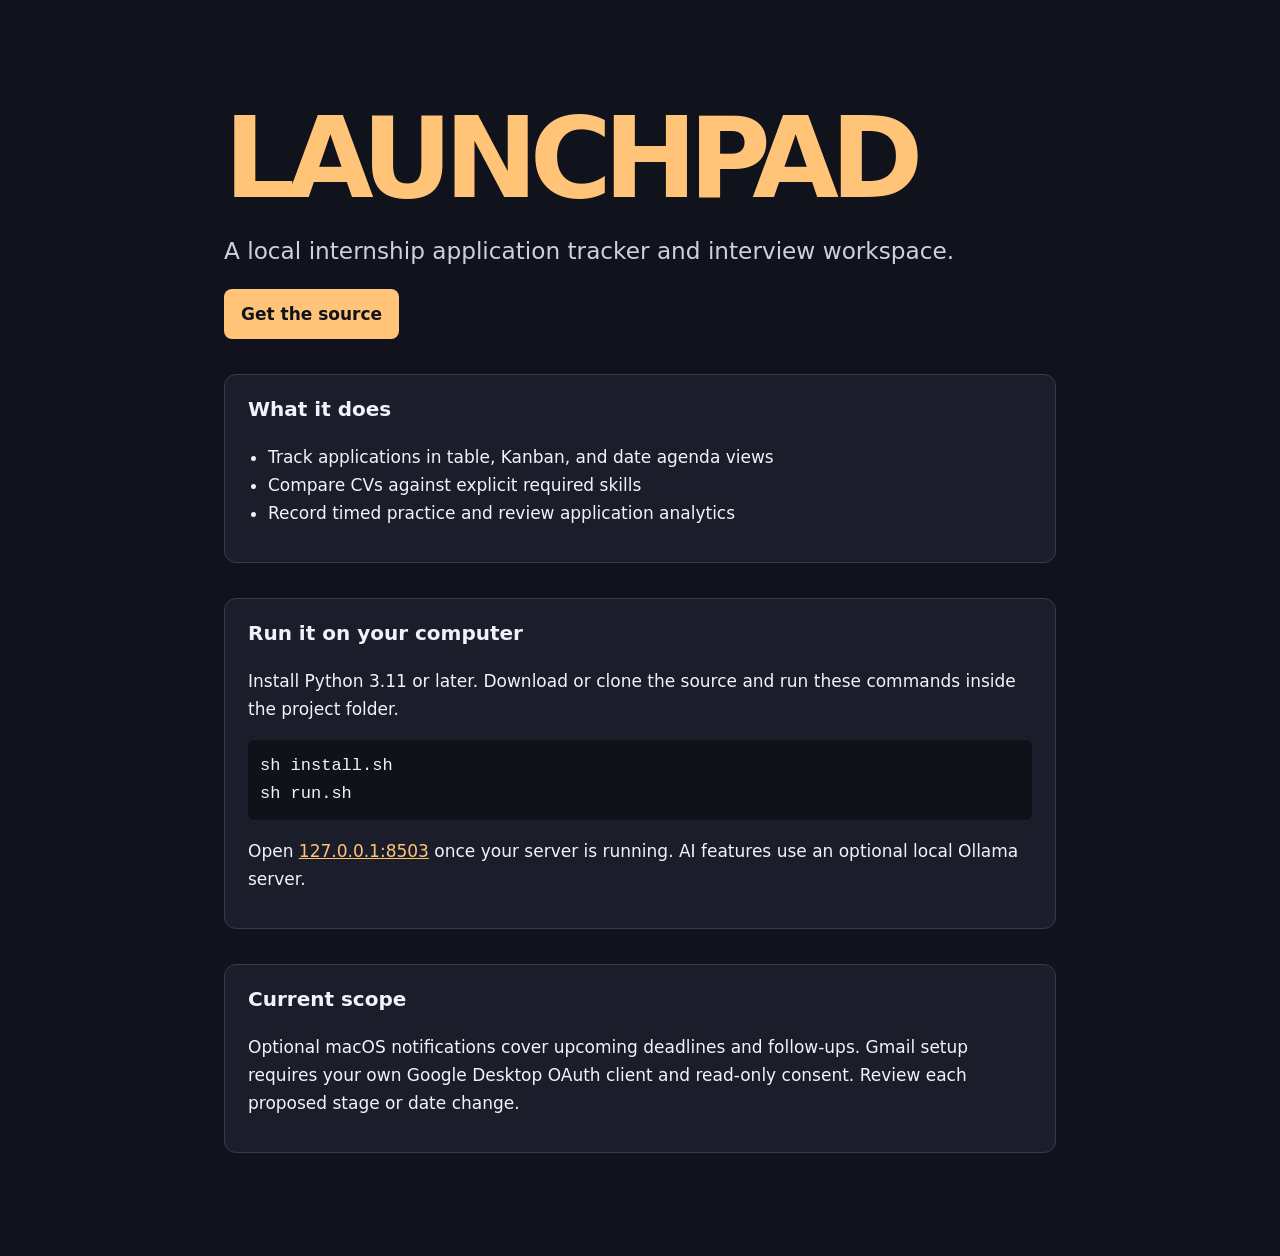
<file: index.html>
<!doctype html>
<html lang="en"><meta charset="utf-8"><meta name="viewport" content="width=device-width, initial-scale=1">
<title>LAUNCHPAD</title><style>
:root{color-scheme:dark;--accent:#ffc477}*{box-sizing:border-box}
body{background:#11131c;color:#f2f3fa;font:17px/1.65 system-ui;margin:0}
main{max-width:880px;margin:0 auto;padding:clamp(28px,8vw,112px) 24px}
h1{font-size:clamp(3rem,11vw,7rem);letter-spacing:-.075em;line-height:1;margin:0;color:var(--accent)}
.lead{font-size:clamp(1.05rem,3vw,1.45rem);color:#cdd1df;margin:18px 0}
a{color:var(--accent)}.primary{display:inline-block;color:#11131c;background:var(--accent);text-decoration:none;font-weight:750;padding:.65em 1em;border-radius:8px}
section{margin-top:35px;padding:18px 23px;border:1px solid #363b51;border-radius:12px;background:#1b1e2a}
h2{font-size:1.25rem;margin:0 0 .6em}ul{padding-left:20px}pre{background:#10121a;padding:12px;border-radius:6px;overflow:auto}
</style><main><h1>LAUNCHPAD</h1><p class="lead">A local internship application tracker and interview workspace.</p>
<a class="primary" href="https://github.com/Naksh-IIITB/launchpad">Get the source</a>
<section><h2>What it does</h2><ul><li>Track applications in table, Kanban, and date agenda views</li><li>Compare CVs against explicit required skills</li><li>Record timed practice and review application analytics</li></ul></section>
<section><h2>Run it on your computer</h2><p>Install Python 3.11 or later. Download or clone the source and run these commands inside the project folder.</p>
<pre>sh install.sh
sh run.sh</pre><p>Open <a href="http://127.0.0.1:8503">127.0.0.1:8503</a> once your server is running. AI features use an optional local Ollama server.</p></section>
<section><h2>Current scope</h2><p>Optional macOS notifications cover upcoming deadlines and follow-ups. Gmail setup requires your own Google Desktop OAuth client and read-only consent. Review each proposed stage or date change.</p></section></main></html>
</file>
